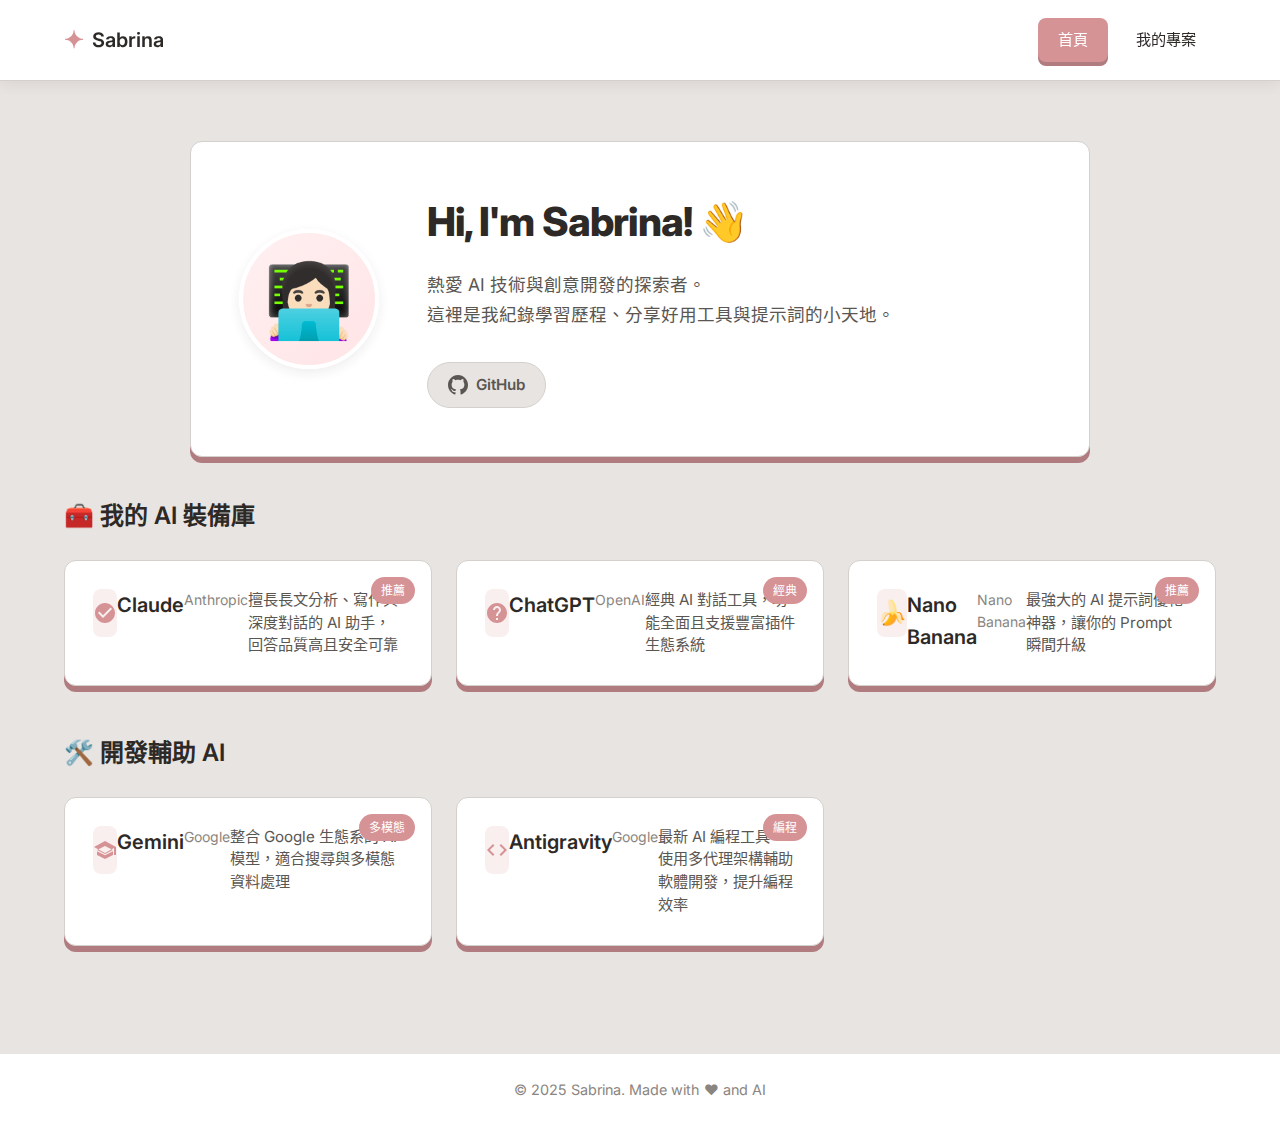
<file: index.html>
<!DOCTYPE html>
<html lang="zh-TW">

<head>
    <meta charset="UTF-8">
    <meta name="viewport" content="width=device-width, initial-scale=1.0">
    <meta name="description" content="Sabrina 的個人網站 - AI 工具推薦與作品展示">
    <title>Sabrina's Portal | AI 工具 & 作品集</title>
    <link rel="preconnect" href="https://fonts.googleapis.com">
    <link rel="preconnect" href="https://fonts.gstatic.com" crossorigin>
    <link href="https://fonts.googleapis.com/css2?family=Inter:wght@300;400;500;600;700&display=swap" rel="stylesheet">
    <link rel="stylesheet" href="styles.css">
</head>

<body>
    <header class="header">
        <div class="container">
            <a href="index.html" class="logo" style="text-decoration: none; color: inherit;">
                <span class="logo-icon">✦</span>
                <span class="logo-text">Sabrina</span>
            </a>
            <nav class="nav">
                <a href="index.html" class="nav-link active">首頁</a>
                <a href="works.html" class="nav-link">我的專案</a>
            </nav>
        </div>
    </header>

    <main class="main">
        <section class="profile-section">
            <div class="container">
                <div class="profile-card">
                    <div class="profile-avatar">
                        <span class="avatar-emoji">👩🏻‍💻</span>
                    </div>
                    <div class="profile-content">
                        <h1 class="profile-name">Hi, I'm Sabrina! 👋</h1>
                        <p class="profile-bio">
                            熱愛 AI 技術與創意開發的探索者。<br>
                            這裡是我紀錄學習歷程、分享好用工具與提示詞的小天地。
                        </p>
                        <div class="social-links">
                            <a href="https://github.com/a120220ms25" target="_blank" class="social-link">
                                <svg width="20" height="20" viewBox="0 0 24 24" fill="currentColor">
                                    <path
                                        d="M12 0c-6.626 0-12 5.373-12 12 0 5.302 3.438 9.8 8.207 11.387.599.111.793-.261.793-.577v-2.234c-3.338.726-4.033-1.416-4.033-1.416-.546-1.387-1.333-1.756-1.333-1.756-1.089-.745.083-.729.083-.729 1.205.084 1.839 1.237 1.839 1.237 1.07 1.834 2.807 1.304 3.492.997.107-.775.418-1.305.762-1.604-2.665-.305-5.467-1.334-5.467-5.931 0-1.311.469-2.381 1.236-3.221-.124-.303-.535-1.524.117-3.176 0 0 1.008-.322 3.301 1.23.957-.266 1.983-.399 3.003-.404 1.02.005 2.047.138 3.006.404 2.291-1.552 3.297-1.23 3.297-1.23.653 1.653.242 2.874.118 3.176.77.84 1.235 1.911 1.235 3.221 0 4.609-2.807 5.624-5.479 5.921.43.372.823 1.102.823 2.222v3.293c0 .319.192.694.801.576 4.765-1.589 8.199-6.086 8.199-11.386 0-6.627-5.373-12-12-12z" />
                                </svg>
                                GitHub
                            </a>
                            <!-- 可以再加其他連結 -->
                        </div>
                    </div>
                </div>
            </div>
        </section>

        <section class="tools-section">
            <div class="container">
                <h2 class="section-title">🧰 我的 AI 裝備庫</h2>
                <div class="tools-grid">
                    <a href="https://claude.ai" target="_blank" rel="noopener" class="tool-card">
                        <div class="tool-icon">
                            <svg viewBox="0 0 24 24" fill="currentColor">
                                <path
                                    d="M12 2C6.48 2 2 6.48 2 12s4.48 10 10 10 10-4.48 10-10S17.52 2 12 2zm-2 15l-5-5 1.41-1.41L10 14.17l7.59-7.59L19 8l-9 9z" />
                            </svg>
                        </div>
                        <h3 class="tool-name">Claude</h3>
                        <p class="tool-company">Anthropic</p>
                        <p class="tool-desc">擅長長文分析、寫作與深度對話的 AI 助手，回答品質高且安全可靠</p>
                        <span class="tool-badge">推薦</span>
                    </a>

                    <a href="https://chat.openai.com" target="_blank" rel="noopener" class="tool-card">
                        <div class="tool-icon">
                            <svg viewBox="0 0 24 24" fill="currentColor">
                                <path
                                    d="M12 2C6.48 2 2 6.48 2 12s4.48 10 10 10 10-4.48 10-10S17.52 2 12 2zm1 17h-2v-2h2v2zm2.07-7.75l-.9.92C13.45 12.9 13 13.5 13 15h-2v-.5c0-1.1.45-2.1 1.17-2.83l1.24-1.26c.37-.36.59-.86.59-1.41 0-1.1-.9-2-2-2s-2 .9-2 2H8c0-2.21 1.79-4 4-4s4 1.79 4 4c0 .88-.36 1.68-.93 2.25z" />
                            </svg>
                        </div>
                        <h3 class="tool-name">ChatGPT</h3>
                        <p class="tool-company">OpenAI</p>
                        <p class="tool-desc">經典 AI 對話工具，功能全面且支援豐富插件生態系統</p>
                        <span class="tool-badge">經典</span>
                    </a>

                    <a href="https://nanobanana.ai/i/sabrina20" target="_blank" rel="noopener" class="tool-card">
                        <div class="tool-icon">
                            <span style="font-size: 24px;">🍌</span>
                        </div>
                        <h3 class="tool-name">Nano Banana</h3>
                        <p class="tool-company">Nano Banana</p>
                        <p class="tool-desc">最強大的 AI 提示詞優化神器，讓你的 Prompt 瞬間升級</p>
                        <span class="tool-badge">推薦</span>
                    </a>
                </div>

                <h2 class="section-title">🛠️ 開發輔助 AI</h2>
                <div class="tools-grid">
                    <a href="https://gemini.google.com" target="_blank" rel="noopener" class="tool-card">
                        <div class="tool-icon">
                            <svg viewBox="0 0 24 24" fill="currentColor">
                                <path
                                    d="M12 3L1 9l11 6 9-4.91V17h2V9L12 3zm0 13.01L4.07 12 12 8l7.93 4-7.93 4.01zM4 13.34V17l8 4 8-4v-3.66l-8 4-8-4z" />
                            </svg>
                        </div>
                        <h3 class="tool-name">Gemini</h3>
                        <p class="tool-company">Google</p>
                        <p class="tool-desc">整合 Google 生態系的 AI 模型，適合搜尋與多模態資料處理</p>
                        <span class="tool-badge">多模態</span>
                    </a>

                    <a href="https://idx.google.com" target="_blank" rel="noopener" class="tool-card">
                        <div class="tool-icon">
                            <svg viewBox="0 0 24 24" fill="currentColor">
                                <path
                                    d="M9.4 16.6L4.8 12l4.6-4.6L8 6l-6 6 6 6 1.4-1.4zm5.2 0l4.6-4.6-4.6-4.6L16 6l6 6-6 6-1.4-1.4z" />
                            </svg>
                        </div>
                        <h3 class="tool-name">Antigravity</h3>
                        <p class="tool-company">Google</p>
                        <p class="tool-desc">最新 AI 編程工具，使用多代理架構輔助軟體開發，提升編程效率</p>
                        <span class="tool-badge">編程</span>
                    </a>
                </div>
            </div>
        </section>
    </main>

    <footer class="footer">
        <div class="container">
            <p>© 2025 Sabrina. Made with ♥ and AI</p>
        </div>
    </footer>
</body>

</html>
</file>
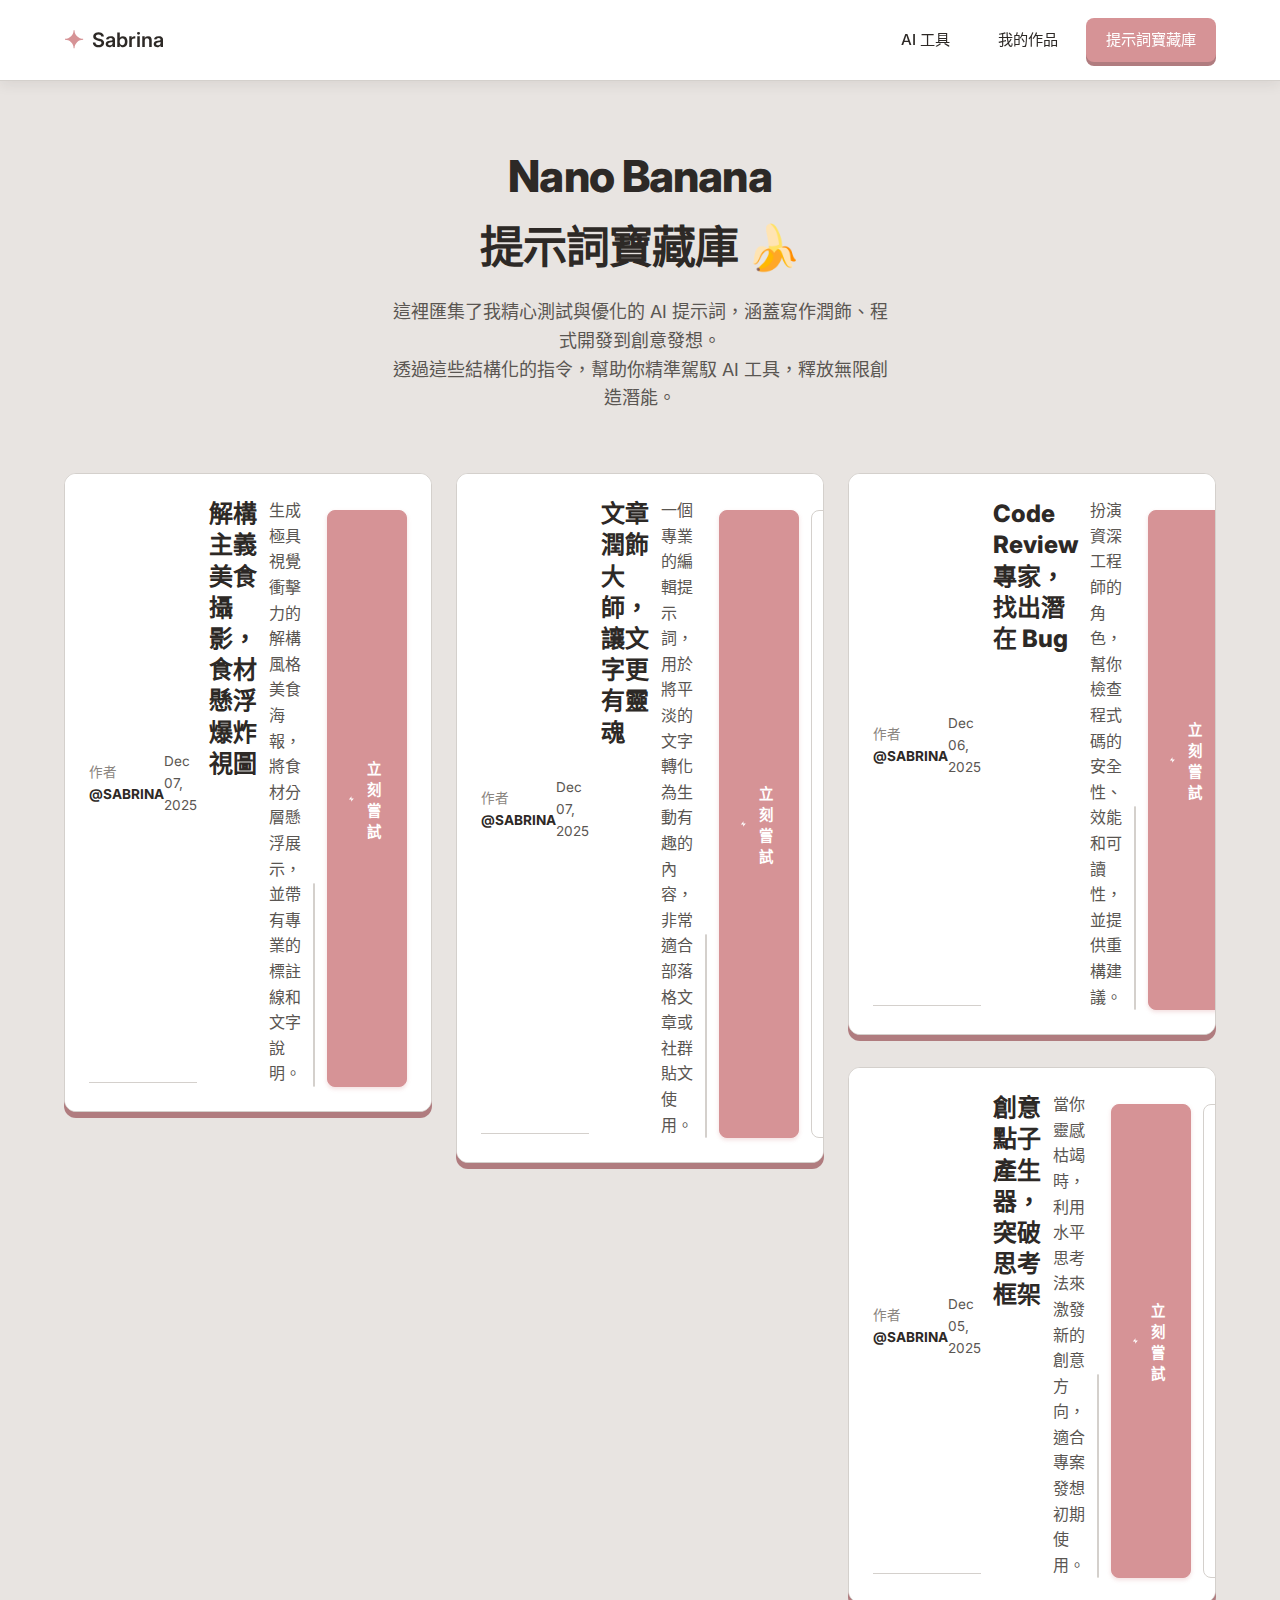
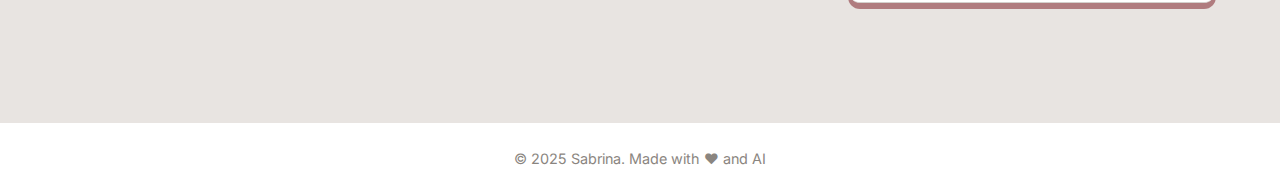
<file: prompts.html>
<!DOCTYPE html>
<html lang="zh-TW">

<head>
    <meta charset="UTF-8">
    <meta name="viewport" content="width=device-width, initial-scale=1.0">
    <meta name="description" content="Nano Banana 提示詞寶藏庫 - Sabrina 的 AI 提示詞收藏">
    <title>Nano Banana 提示詞寶藏庫 | Sabrina's Portal</title>
    <link rel="preconnect" href="https://fonts.googleapis.com">
    <link rel="preconnect" href="https://fonts.gstatic.com" crossorigin>
    <link href="https://fonts.googleapis.com/css2?family=Inter:wght@300;400;500;600;700;800&display=swap"
        rel="stylesheet">
    <link rel="stylesheet" href="styles.css">
</head>

<body>
    <header class="header">
        <div class="container">
            <div class="logo">
                <span class="logo-icon">✦</span>
                <span class="logo-text">Sabrina</span>
            </div>
            <nav class="nav">
                <a href="index.html" class="nav-link">AI 工具</a>
                <a href="works.html" class="nav-link">我的作品</a>
                <a href="prompts.html" class="nav-link active">提示詞寶藏庫</a>
            </nav>
        </div>
    </header>

    <main class="main">
        <section class="hero">
            <div class="container">
                <h1 class="hero-title">Nano Banana<br>提示詞寶藏庫 🍌</h1>
                <p class="hero-subtitle">
                    這裡匯集了我精心測試與優化的 AI 提示詞，涵蓋寫作潤飾、程式開發到創意發想。<br>
                    透過這些結構化的指令，幫助你精準駕馭 AI 工具，釋放無限創造潛能。
                </p>
            </div>
        </section>

        <section class="prompts-section">
            <div class="container">
                <div class="prompts-grid">

                    <!-- 卡片: 解構主義美食 -->
                    <div class="prompt-card">
                        <div class="prompt-preview">
                            <img src="ramen_deconstructed.jpg" alt="Deconstructed Ramen">
                        </div>
                        <div class="card-body">
                            <div class="card-meta">
                                <span class="author-info">作者 <span class="author-name">@SABRINA</span></span>
                                <span class="post-date">Dec 07, 2025</span>
                            </div>

                            <h3 class="prompt-title">解構主義美食攝影，食材懸浮爆炸視圖</h3>

                            <p class="prompt-desc">
                                生成極具視覺衝擊力的解構風格美食海報，將食材分層懸浮展示，並帶有專業的標註線和文字說明。
                            </p>

                            <div class="code-block">
                                <div class="code-header">
                                    <span>提示詞</span>
                                </div>
                                <div class="code-content">
                                    一張垂直的、解構主義的商業美食照片，主角是[填入食物名稱]。完成品位於底部。在它上方，其食材在半空中以分離的、爆炸的方式分層懸浮，食材包括[填入主要食材列表]。純黑背景。戲劇性的電影攝影棚光線，邊緣光強調紋理。蒸汽升騰，動態飛濺，飛舞的香料顆粒。超寫實，8K解析度，高度精細，烹飪藝術風格。加上帶有引導線的白色文字標籤。
                                    pointing to each ingredient: 指向每一個食材。 infographic style: 資訊圖表風格。 annotated: 有註釋的。
                                </div>
                            </div>

                            <div class="card-actions">
                                <button class="action-btn btn-primary" onclick="copyPrompt(this)">
                                    <svg width="16" height="16" viewBox="0 0 24 24" fill="currentColor">
                                        <path d="M13 2L3 14h9l-1 8 10-12h-9l1-8z" />
                                    </svg>
                                    <span>立刻嘗試</span>
                                </button>
                            </div>
                        </div>
                    </div>

                    <!-- 卡片 1: 文章潤飾 -->
                    <div class="prompt-card">
                        <div class="prompt-preview">
                            <span class="preview-placeholder">✍️</span>
                        </div>
                        <div class="card-body">
                            <div class="card-meta">
                                <span class="author-info">作者 <span class="author-name">@SABRINA</span></span>
                                <span class="post-date">Dec 07, 2025</span>
                            </div>

                            <h3 class="prompt-title">文章潤飾大師，讓文字更有靈魂</h3>

                            <p class="prompt-desc">
                                一個專業的編輯提示詞，用於將平淡的文字轉化為生動有趣的內容，非常適合部落格文章或社群貼文使用。
                            </p>

                            <div class="code-block">
                                <div class="code-header">
                                    <span>提示詞</span>
                                    <span class="lang-tag">中文</span>
                                </div>
                                <div class="code-content">
                                    你是一位專業的文字編輯，請幫我潤飾以下這段文字，使其語氣更[活潑/專業/感性]，並優化段落結構，讓閱讀體驗更流暢。請保持原意，但增加一些修辭技巧。</div>
                            </div>

                            <div class="card-actions">
                                <button class="action-btn btn-primary" onclick="copyPrompt(this)">
                                    <svg width="16" height="16" viewBox="0 0 24 24" fill="currentColor">
                                        <path d="M13 2L3 14h9l-1 8 10-12h-9l1-8z" />
                                    </svg>
                                    <span>立刻嘗試</span>
                                </button>
                                <button class="action-btn btn-icon">
                                    <svg width="20" height="20" viewBox="0 0 24 24" fill="none" stroke="currentColor"
                                        stroke-width="2">
                                        <path d="M4 12v8a2 2 0 0 0 2 2h12a2 2 0 0 0 2-2v-8" />
                                        <polyline points="16 6 12 2 8 6" />
                                        <line x1="12" y1="2" x2="12" y2="15" />
                                    </svg>
                                </button>
                                <button class="action-btn btn-icon">
                                    <svg width="20" height="20" viewBox="0 0 24 24" fill="none" stroke="currentColor"
                                        stroke-width="2">
                                        <path d="M19 21l-7-5-7 5V5a2 2 0 0 1 2-2h10a2 2 0 0 1 2 2z" />
                                    </svg>
                                </button>
                            </div>
                        </div>
                    </div>

                    <!-- 卡片 2: Code Review -->
                    <div class="prompt-card">
                        <div class="prompt-preview">
                            <span class="preview-placeholder">💻</span>
                        </div>
                        <div class="card-body">
                            <div class="card-meta">
                                <span class="author-info">作者 <span class="author-name">@SABRINA</span></span>
                                <span class="post-date">Dec 06, 2025</span>
                            </div>

                            <h3 class="prompt-title">Code Review 專家，找出潛在 Bug</h3>

                            <p class="prompt-desc">
                                扮演資深工程師的角色，幫你檢查程式碼的安全性、效能和可讀性，並提供重構建議。
                            </p>

                            <div class="code-block">
                                <div class="code-header">
                                    <span>提示詞</span>
                                    <span class="lang-tag">中文</span>
                                </div>
                                <div class="code-content">請擔任資深軟體工程師，幫我 Review
                                    以下這段程式碼。請指出潛在的效能問題、安全性漏洞，以及可以重構優化的地方。請提供具體的修改建議和範例代碼。</div>
                            </div>

                            <div class="card-actions">
                                <button class="action-btn btn-primary" onclick="copyPrompt(this)">
                                    <svg width="16" height="16" viewBox="0 0 24 24" fill="currentColor">
                                        <path d="M13 2L3 14h9l-1 8 10-12h-9l1-8z" />
                                    </svg>
                                    <span>立刻嘗試</span>
                                </button>
                                <button class="action-btn btn-icon">
                                    <svg width="20" height="20" viewBox="0 0 24 24" fill="none" stroke="currentColor"
                                        stroke-width="2">
                                        <path d="M4 12v8a2 2 0 0 0 2 2h12a2 2 0 0 0 2-2v-8" />
                                        <polyline points="16 6 12 2 8 6" />
                                        <line x1="12" y1="2" x2="12" y2="15" />
                                    </svg>
                                </button>
                                <button class="action-btn btn-icon">
                                    <svg width="20" height="20" viewBox="0 0 24 24" fill="none" stroke="currentColor"
                                        stroke-width="2">
                                        <path d="M19 21l-7-5-7 5V5a2 2 0 0 1 2-2h10a2 2 0 0 1 2 2z" />
                                    </svg>
                                </button>
                            </div>
                        </div>
                    </div>

                    <!-- 卡片 3: 創意發想 -->
                    <div class="prompt-card">
                        <div class="prompt-preview">
                            <span class="preview-placeholder">💡</span>
                        </div>
                        <div class="card-body">
                            <div class="card-meta">
                                <span class="author-info">作者 <span class="author-name">@SABRINA</span></span>
                                <span class="post-date">Dec 05, 2025</span>
                            </div>

                            <h3 class="prompt-title">創意點子產生器，突破思考框架</h3>

                            <p class="prompt-desc">
                                當你靈感枯竭時，利用水平思考法來激發新的創意方向，適合專案發想初期使用。
                            </p>

                            <div class="code-block">
                                <div class="code-header">
                                    <span>提示詞</span>
                                    <span class="lang-tag">中文</span>
                                </div>
                                <div class="code-content">我正在進行一個關於[主題]的專案，請運用水平思考法，提供 10
                                    個突破框架的創意點子，每個點子都要包含具體的執行方向和預期效益。</div>
                            </div>

                            <div class="card-actions">
                                <button class="action-btn btn-primary" onclick="copyPrompt(this)">
                                    <svg width="16" height="16" viewBox="0 0 24 24" fill="currentColor">
                                        <path d="M13 2L3 14h9l-1 8 10-12h-9l1-8z" />
                                    </svg>
                                    <span>立刻嘗試</span>
                                </button>
                                <button class="action-btn btn-icon">
                                    <svg width="20" height="20" viewBox="0 0 24 24" fill="none" stroke="currentColor"
                                        stroke-width="2">
                                        <path d="M4 12v8a2 2 0 0 0 2 2h12a2 2 0 0 0 2-2v-8" />
                                        <polyline points="16 6 12 2 8 6" />
                                        <line x1="12" y1="2" x2="12" y2="15" />
                                    </svg>
                                </button>
                                <button class="action-btn btn-icon">
                                    <svg width="20" height="20" viewBox="0 0 24 24" fill="none" stroke="currentColor"
                                        stroke-width="2">
                                        <path d="M19 21l-7-5-7 5V5a2 2 0 0 1 2-2h10a2 2 0 0 1 2 2z" />
                                    </svg>
                                </button>
                            </div>
                        </div>
                    </div>

                </div>
            </div>
        </section>
    </main>

    <footer class="footer">
        <div class="container">
            <p>© 2025 Sabrina. Made with ♥ and AI</p>
        </div>
    </footer>

    <script>
        function copyPrompt(btn) {
            // 找到按鈕所在的卡片
            const card = btn.closest('.prompt-card');
            // 找到卡片內的提示詞內容
            const content = card.querySelector('.code-content').innerText;

            navigator.clipboard.writeText(content).then(() => {
                const span = btn.querySelector('span');
                const originalText = span.innerText;

                span.innerText = '✅ 已複製！';
                btn.style.backgroundColor = 'var(--accent-color)';
                btn.style.borderColor = 'var(--accent-color)';

                setTimeout(() => {
                    span.innerText = originalText;
                    btn.style.backgroundColor = '';
                    btn.style.borderColor = '';
                }, 2000);
            });
        }
    </script>
</body>

</html>
</file>
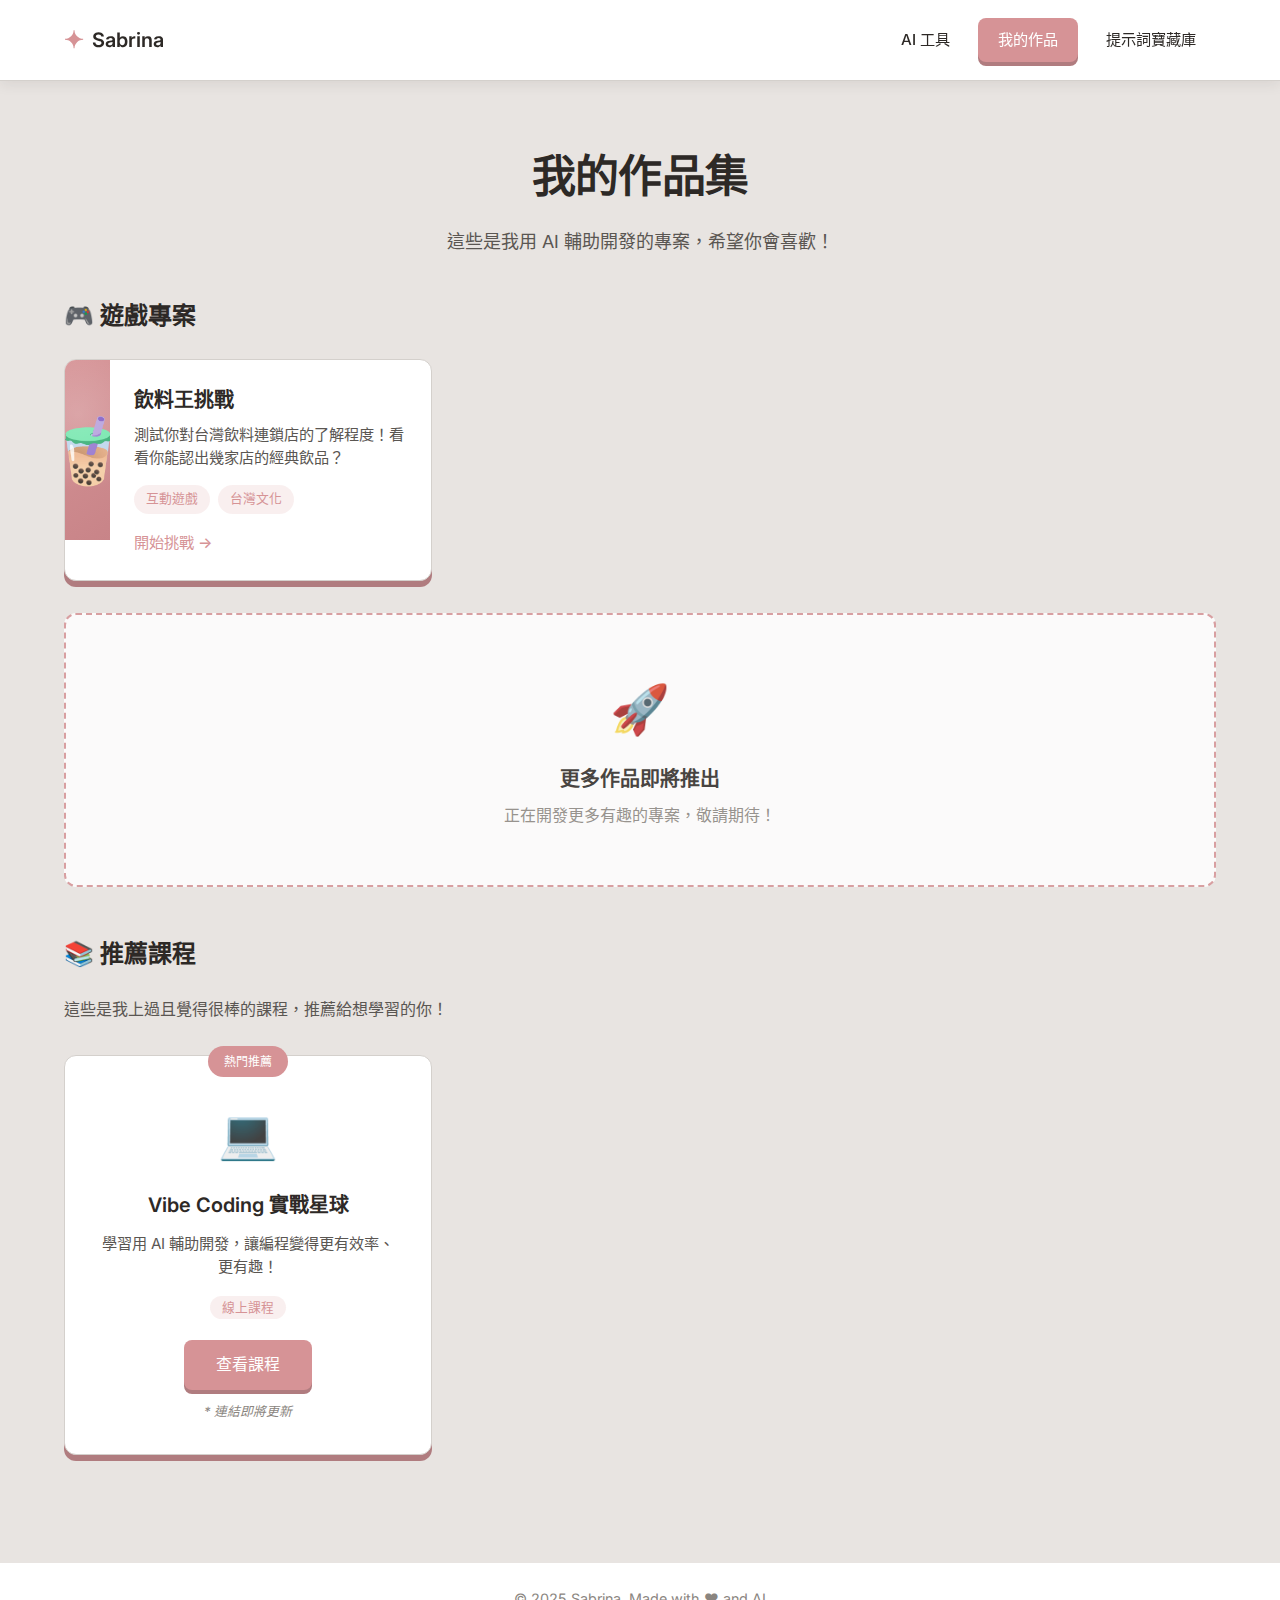
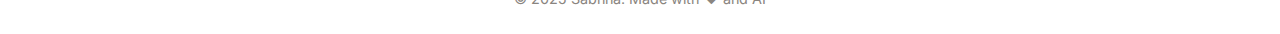
<file: works.html>
<!DOCTYPE html>
<html lang="zh-TW">

<head>
    <meta charset="UTF-8">
    <meta name="viewport" content="width=device-width, initial-scale=1.0">
    <meta name="description" content="Sabrina 的作品展示 - 我的專案與課程推薦">
    <title>我的作品 | Sabrina's Portal</title>
    <link rel="preconnect" href="https://fonts.googleapis.com">
    <link rel="preconnect" href="https://fonts.gstatic.com" crossorigin>
    <link href="https://fonts.googleapis.com/css2?family=Inter:wght@300;400;500;600;700&display=swap" rel="stylesheet">
    <link rel="stylesheet" href="styles.css">
</head>

<body>
    <header class="header">
        <div class="container">
            <div class="logo">
                <span class="logo-icon">✦</span>
                <span class="logo-text">Sabrina</span>
            </div>
            <nav class="nav">
                <a href="index.html" class="nav-link">AI 工具</a>
                <a href="works.html" class="nav-link active">我的作品</a>
                <a href="prompts.html" class="nav-link">提示詞寶藏庫</a>
            </nav>
        </div>
    </header>

    <main class="main">
        <section class="hero">
            <div class="container">
                <h1 class="hero-title">我的作品集</h1>
                <p class="hero-subtitle">這些是我用 AI 輔助開發的專案，希望你會喜歡！</p>
            </div>
        </section>

        <section class="works-section">
            <div class="container">
                <h2 class="section-title">🎮 遊戲專案</h2>
                <div class="works-grid">
                    <a href="https://a120220ms25.github.io/Drink-King-Challenge/" target="_blank" rel="noopener"
                        class="work-card">
                        <div class="work-preview">
                            <div class="work-emoji">🧋</div>
                        </div>
                        <div class="work-content">
                            <h3 class="work-title">飲料王挑戰</h3>
                            <p class="work-desc">測試你對台灣飲料連鎖店的了解程度！看看你能認出幾家店的經典飲品？</p>
                            <div class="work-tags">
                                <span class="work-tag">互動遊戲</span>
                                <span class="work-tag">台灣文化</span>
                            </div>
                            <span class="work-cta">開始挑戰 →</span>
                        </div>
                    </a>
                </div>

                <div class="coming-soon-card">
                    <div class="coming-soon-icon">🚀</div>
                    <h3>更多作品即將推出</h3>
                    <p>正在開發更多有趣的專案，敬請期待！</p>
                </div>
            </div>
        </section>

        <section class="courses-section">
            <div class="container">
                <h2 class="section-title">📚 推薦課程</h2>
                <p class="section-desc">這些是我上過且覺得很棒的課程，推薦給想學習的你！</p>

                <div class="courses-grid">
                    <div class="course-card">
                        <div class="course-badge">熱門推薦</div>
                        <div class="course-icon">💻</div>
                        <h3 class="course-title">Vibe Coding 實戰星球</h3>
                        <p class="course-desc">學習用 AI 輔助開發，讓編程變得更有效率、更有趣！</p>
                        <div class="course-info">
                            <span class="course-platform">線上課程</span>
                        </div>
                        <a href="#" class="course-btn" id="vibe-coding-link">
                            查看課程
                        </a>
                        <p class="course-note">* 連結即將更新</p>
                    </div>
                </div>


            </div>
        </section>
    </main>

    <footer class="footer">
        <div class="container">
            <p>© 2025 Sabrina. Made with ♥ and AI</p>
        </div>
    </footer>
</body>

</html>
</file>
<file: styles.css>
/* ===================================
   V16 簡約品牌色風格 - CSS Variables
   =================================== */
:root {
    --bg-canvas: #E8E4E1;
    --bg-subtle: #F5F3F1;
    --panel-color: #FFFFFF;
    --text-dark: #2D2926;
    --accent-color: #D69396;
    --accent-hover: #C88488;
    --accent-light: rgba(214, 147, 150, 0.12);
    --shadow-color: #B07C7F;
    --font-style: 'Inter', sans-serif;
    --border-radius: 8px;
    --border-radius-lg: 12px;

    /* 額外輔助色 */
    --text-light: #5A5652;
    --text-muted: #8A8580;
    --border-color: #D4D0CC;

    /* 增強陰影 */
    --shadow-sm: 0 2px 4px rgba(45, 41, 38, 0.06);
    --shadow-md: 0 4px 12px rgba(45, 41, 38, 0.08);
    --shadow-lg: 0 8px 24px rgba(45, 41, 38, 0.12);
    --shadow-card: 0 6px 0 var(--shadow-color);
}

/* ===================================
   Reset & Base Styles
   =================================== */
*,
*::before,
*::after {
    margin: 0;
    padding: 0;
    box-sizing: border-box;
}

html {
    scroll-behavior: smooth;
}

body {
    font-family: var(--font-style);
    background-color: var(--bg-canvas);
    color: var(--text-dark);
    line-height: 1.6;
    min-height: 100vh;
}

a {
    text-decoration: none;
    color: inherit;
    transition: all 0.2s ease;
}

/* ===================================
   Layout
   =================================== */
.container {
    max-width: 1200px;
    margin: 0 auto;
    padding: 0 24px;
}

.main {
    min-height: calc(100vh - 180px);
    padding-bottom: 60px;
}

/* ===================================
   Header
   =================================== */
.header {
    background-color: var(--panel-color);
    padding: 18px 0;
    position: sticky;
    top: 0;
    z-index: 100;
    box-shadow: var(--shadow-md);
    border-bottom: 1px solid var(--border-color);
}

.header .container {
    display: flex;
    justify-content: space-between;
    align-items: center;
}

.logo {
    display: flex;
    align-items: center;
    gap: 8px;
    font-weight: 600;
    font-size: 1.25rem;
}

.logo-icon {
    color: var(--accent-color);
    font-size: 1.5rem;
}

.logo-icon-img {
    width: 28px;
    height: 28px;
}

.nav {
    display: flex;
    gap: 8px;
}

.nav-link {
    padding: 10px 20px;
    border-radius: var(--border-radius);
    font-weight: 500;
    font-size: 0.95rem;
    color: var(--text-dark);
    transition: all 0.2s ease;
}

.nav-link:hover {
    background-color: rgba(214, 147, 150, 0.1);
    color: var(--accent-color);
}

.nav-link.active {
    background-color: var(--accent-color);
    color: white;
    box-shadow: 0 4px 0 var(--shadow-color);
}

.nav-link.active:hover {
    transform: translateY(-1px);
    background-color: var(--accent-hover);
}

/* ===================================
   Hero Section
   =================================== */
.hero {
    padding: 60px 0 40px;
    text-align: center;
}

.hero-title {
    font-size: 2.75rem;
    font-weight: 800;
    margin-bottom: 16px;
    color: var(--text-dark);
    letter-spacing: -0.02em;
}

.hero-subtitle {
    font-size: 1.125rem;
    color: var(--text-light);
    max-width: 500px;
    margin: 0 auto;
}

/* ===================================
   Profile Section (首頁個人簡介)
   =================================== */
/* ===================================
   Profile Section (首頁個人簡介)
   =================================== */
.profile-section {
    padding: 60px 0 40px;
}

.profile-card {
    background-color: var(--panel-color);
    border: 1px solid var(--border-color);
    border-radius: var(--border-radius-lg);
    padding: 48px;
    display: flex;
    align-items: center;
    gap: 48px;
    box-shadow: var(--shadow-card);
    max-width: 900px;
    margin: 0 auto;
    transition: all 0.25s cubic-bezier(0.4, 0, 0.2, 1);
}

.profile-card:hover {
    transform: translateY(-3px);
    box-shadow: 0 8px 0 var(--shadow-color), var(--shadow-lg);
}

.profile-card:active {
    transform: translateY(4px);
    box-shadow: 0 0 0 var(--shadow-color);
}

.profile-avatar {
    width: 140px;
    height: 140px;
    background: linear-gradient(135deg, #fff0f1 0%, #ffe4e6 100%);
    border-radius: 50%;
    border: 4px solid #fff;
    box-shadow: var(--shadow-md);
    display: flex;
    align-items: center;
    justify-content: center;
    flex-shrink: 0;
}

.avatar-emoji {
    font-size: 4.5rem;
}

.profile-content {
    flex-grow: 1;
}

.profile-name {
    font-size: 2.5rem;
    font-weight: 800;
    margin-bottom: 16px;
    color: var(--text-dark);
    letter-spacing: -0.02em;
}

.profile-bio {
    font-size: 1.1rem;
    color: var(--text-light);
    line-height: 1.7;
    margin-bottom: 32px;
}

.social-links {
    display: flex;
    gap: 16px;
}

.social-link {
    display: flex;
    align-items: center;
    gap: 8px;
    padding: 10px 20px;
    background-color: var(--bg-canvas);
    border: 1px solid var(--border-color);
    border-radius: 100px;
    font-weight: 600;
    font-size: 0.95rem;
    color: var(--text-light);
    transition: all 0.2s ease;
}

.social-link:hover {
    background-color: var(--accent-color);
    color: white;
    border-color: var(--accent-color);
    transform: translateY(-2px);
    box-shadow: var(--shadow-md);
}

@media (max-width: 768px) {
    .profile-card {
        
        text-align: center;
        padding: 32px 24px;
        gap: 24px;
    }

    .social-links {
        justify-content: center;
    }
}

/* ===================================
   Section Styles
   =================================== */
.section-title {
    font-size: 1.5rem;
    font-weight: 600;
    margin-bottom: 24px;
    color: var(--text-dark);
}

.section-desc {
    color: var(--text-light);
    margin-bottom: 32px;
    font-size: 1rem;
}

.tools-section,
.works-section,
.courses-section {
    margin-bottom: 48px;
}

/* ===================================
   Tools Grid (AI 工具頁面)
   =================================== */
.tools-grid {
    display: grid;
    grid-template-columns: repeat(auto-fill, minmax(280px, 1fr));
    gap: 24px;
    margin-bottom: 48px;
}

.tool-card {
    background-color: var(--panel-color);
    border-radius: var(--border-radius-lg);
    padding: 28px;
    display: flex;
    
    position: relative;
    box-shadow: var(--shadow-card);
    border: 1px solid var(--border-color);
    transition: all 0.25s cubic-bezier(0.4, 0, 0.2, 1);
}

.tool-card:hover {
    transform: translateY(-3px);
    box-shadow: 0 8px 0 var(--shadow-color), var(--shadow-lg);
}

.tool-card:active {
    transform: translateY(4px);
    box-shadow: 0 0 0 var(--shadow-color);
}

.tool-icon {
    width: 48px;
    height: 48px;
    background-color: rgba(214, 147, 150, 0.15);
    border-radius: var(--border-radius);
    display: flex;
    align-items: center;
    justify-content: center;
    margin-bottom: 16px;
    color: var(--accent-color);
}

.tool-icon svg {
    width: 24px;
    height: 24px;
}

.tool-name {
    font-size: 1.25rem;
    font-weight: 600;
    margin-bottom: 4px;
}

.tool-company {
    font-size: 0.875rem;
    color: var(--text-muted);
    margin-bottom: 12px;
}

.tool-desc {
    font-size: 0.95rem;
    color: var(--text-light);
    line-height: 1.5;
    flex-grow: 1;
}

.tool-badge {
    position: absolute;
    top: 16px;
    right: 16px;
    background-color: var(--accent-color);
    color: white;
    font-size: 0.75rem;
    font-weight: 500;
    padding: 4px 10px;
    border-radius: 20px;
}

/* ===================================
   Works Grid (作品頁面)
   =================================== */
.works-grid {
    display: grid;
    grid-template-columns: repeat(auto-fill, minmax(340px, 1fr));
    gap: 24px;
    margin-bottom: 32px;
}

.work-card {
    background-color: var(--panel-color);
    border-radius: var(--border-radius-lg);
    overflow: hidden;
    display: flex;
    
    box-shadow: var(--shadow-card);
    border: 1px solid var(--border-color);
    transition: all 0.25s cubic-bezier(0.4, 0, 0.2, 1);
}

.work-card:hover {
    transform: translateY(-3px);
    box-shadow: 0 8px 0 var(--shadow-color), var(--shadow-lg);
}

.work-card:active {
    transform: translateY(4px);
    box-shadow: 0 0 0 var(--shadow-color);
}

.work-preview {
    background: linear-gradient(145deg, var(--accent-color), var(--accent-hover));
    height: 180px;
    display: flex;
    align-items: center;
    justify-content: center;
    position: relative;
    overflow: hidden;
}

.work-preview::before {
    content: '';
    position: absolute;
    top: 0;
    left: 0;
    right: 0;
    bottom: 0;
    background: radial-gradient(circle at 30% 30%, rgba(255, 255, 255, 0.2), transparent 60%);
}

.work-emoji {
    font-size: 4rem;
}

.work-content {
    padding: 24px;
}

.work-title {
    font-size: 1.25rem;
    font-weight: 600;
    margin-bottom: 8px;
}

.work-desc {
    font-size: 0.95rem;
    color: var(--text-light);
    margin-bottom: 16px;
    line-height: 1.5;
}

.work-tags {
    display: flex;
    gap: 8px;
    margin-bottom: 16px;
    flex-wrap: wrap;
}

.work-tag {
    background-color: rgba(214, 147, 150, 0.15);
    color: var(--accent-color);
    font-size: 0.8rem;
    font-weight: 500;
    padding: 4px 12px;
    border-radius: 20px;
}

.work-cta {
    color: var(--accent-color);
    font-weight: 500;
    font-size: 0.95rem;
}

/* Coming Soon Card */
.coming-soon-card {
    background-color: var(--panel-color);
    border-radius: var(--border-radius-lg);
    padding: 56px;
    text-align: center;
    border: 2px dashed var(--accent-color);
    opacity: 0.85;
}

.coming-soon-icon {
    font-size: 3rem;
    margin-bottom: 16px;
}

.coming-soon-card h3 {
    font-size: 1.25rem;
    margin-bottom: 8px;
    color: var(--text-dark);
}

.coming-soon-card p {
    color: var(--text-muted);
}

/* ===================================
   Courses Grid (課程區塊)
   =================================== */
.courses-grid {
    display: grid;
    grid-template-columns: repeat(auto-fill, minmax(300px, 1fr));
    gap: 24px;
    margin-bottom: 32px;
}

.course-card {
    background-color: var(--panel-color);
    border-radius: var(--border-radius-lg);
    padding: 32px;
    text-align: center;
    position: relative;
    box-shadow: var(--shadow-card);
    border: 1px solid var(--border-color);
}

.course-badge {
    position: absolute;
    top: -10px;
    left: 50%;
    transform: translateX(-50%);
    background-color: var(--accent-color);
    color: white;
    font-size: 0.75rem;
    font-weight: 500;
    padding: 6px 16px;
    border-radius: 20px;
}

.course-icon {
    font-size: 3rem;
    margin-bottom: 16px;
    margin-top: 8px;
}

.course-title {
    font-size: 1.25rem;
    font-weight: 600;
    margin-bottom: 12px;
}

.course-desc {
    font-size: 0.95rem;
    color: var(--text-light);
    margin-bottom: 16px;
    line-height: 1.5;
}

.course-info {
    margin-bottom: 20px;
}

.course-platform {
    background-color: rgba(214, 147, 150, 0.15);
    color: var(--accent-color);
    font-size: 0.8rem;
    font-weight: 500;
    padding: 4px 12px;
    border-radius: 20px;
}

/* ===================================
   Prompts Grid (提示詞頁面 - 橫向版)
   =================================== */
.prompts-section {
    margin-bottom: 60px;
    padding-top: 20px;
}

.prompts-grid {
    column-count: 3;
    /* 電腦版改回兩欄，適合橫式圖片 */
    column-gap: 24px;
    max-width: 1200px;
    margin: 0 auto;
}

.prompt-card-container {
    /* 移除之前的容器樣式 */
    padding-top: 0;
}

.prompt-card {
    background-color: var(--panel-color);
    border: 1px solid var(--border-color);
    border-radius: var(--border-radius-lg);
    display: flex;
    
    /* 改回直向排列 */
    box-shadow: var(--shadow-card);
    transition: all 0.25s cubic-bezier(0.4, 0, 0.2, 1);
    position: relative;
    z-index: 1;
    overflow: hidden;
    break-inside: avoid;
    /* 防止卡片被切斷 */
    margin-bottom: 32px;
    /* 卡片垂直間距 */
}

.prompt-card:hover {
    transform: translateY(-3px);
    box-shadow: 0 8px 0 var(--shadow-color), var(--shadow-lg);
}

.prompt-card:active {
    transform: translateY(4px);
    box-shadow: 0 0 0 var(--shadow-color);
}

/* 移除標籤相關樣式 */
.card-tabs,
.card-tab {
    display: none;
}

/* 卡片內容區 */
.card-body {
    width: 100%;
    /* 寬度填滿 */
    padding: 24px;
    display: flex;
    
    gap: 12px;
    background-color: var(--panel-color);
    position: relative;
    z-index: 2;
}

/* 作者資訊 */
.card-meta {
    display: flex;
    justify-content: space-between;
    align-items: center;
    font-size: 0.85rem;
    color: var(--text-light);
    margin-bottom: 4px;
    border-bottom: 1px solid var(--border-color);
    padding-bottom: 12px;
}

.author-info {
    font-weight: 500;
    color: var(--text-muted);
}

.author-name {
    color: var(--text-dark);
    font-weight: 700;
    text-decoration: none;
    border-bottom: none;
    /* 移除底線 */
}

/* 標題 */
.prompt-title {
    font-size: 1.5rem;
    font-weight: 800;
    line-height: 1.3;
    color: var(--text-dark);
    margin: 0;
}

/* 預覽圖區塊 */
.prompt-preview {
    width: 100%;
    /* 寬度填滿 */
    height: auto;
    /* 高度自動 */
    display: block;
    border-bottom: 1px solid var(--border-color);
    border-right: none;
    margin: 0;
    border-radius: 0;
    overflow: hidden;
    position: relative;
}

.prompt-preview img {
    width: 100%;
    height: auto;
    /* 高度自動，保持比例 */
    display: block;
    object-fit: cover;
}

.prompt-card:hover .prompt-preview img {
    transform: scale(1.05);
}

.preview-placeholder {
    font-size: 5rem;
    opacity: 0.8;
    filter: none;
}

/* 說明文字 */
.prompt-desc {
    font-size: 1rem;
    color: var(--text-light);
    line-height: 1.6;
    margin: 0;
    flex-grow: 1;
    /* 讓說明文字佔據剩餘空間 */
}

/* 提示詞代碼區塊 */
.code-block {
    border: 1px solid var(--border-color);
    border-radius: var(--border-radius);
    overflow: hidden;
    margin-top: auto;
    /* 推到底部 */
    background-color: var(--bg-canvas);
}

.code-header {
    background-color: #f8f9fa;
    color: var(--text-light);
    padding: 10px 16px;
    font-size: 0.8rem;
    font-weight: 600;
    display: flex;
    justify-content: space-between;
    align-items: center;
    border-bottom: 1px solid var(--border-color);
}

.lang-tag {
    background-color: white;
    color: var(--text-muted);
    padding: 2px 8px;
    border-radius: 4px;
    font-size: 0.75rem;
    border: 1px solid var(--border-color);
}

.code-content {
    padding: 12px;
    font-family: 'Menlo', 'Monaco', 'Courier New', monospace;
    font-size: 0.85rem;
    line-height: 1.6;
    white-space: pre-wrap;
    max-height: 120px;
    overflow-y: auto;
    color: var(--text-dark);
    background-color: white;
    text-align: left;
    /* 強制靠左對齊 */
}

/* 底部按鈕區 */
.card-actions {
    display: flex;
    gap: 12px;
    margin-top: 12px;
}

.action-btn {
    border: 1px solid var(--border-color);
    padding: 10px 20px;
    font-weight: 600;
    cursor: pointer;
    transition: all 0.2s ease;
    display: flex;
    align-items: center;
    justify-content: center;
    gap: 8px;
    background-color: white;
    color: var(--text-light);
    border-radius: var(--border-radius);
    font-size: 0.9rem;
}

.btn-primary {
    background-color: var(--accent-color);
    color: white;
    border-color: var(--accent-color);
    flex-grow: 2;
    /* 讓主要按鈕佔據更多空間 */
    box-shadow: 0 2px 4px rgba(214, 147, 150, 0.3);
}

.btn-primary:hover {
    background-color: var(--accent-hover);
    border-color: var(--accent-hover);
    transform: translateY(-1px);
    box-shadow: 0 4px 8px rgba(214, 147, 150, 0.4);
}

.btn-secondary {
    background-color: white;
    color: var(--text-light);
    border-color: var(--border-color);
    flex-grow: 1;
}

.btn-secondary:hover {
    background-color: var(--bg-subtle);
    color: var(--text-dark);
    border-color: var(--text-dark);
}

.btn-icon {
    width: 42px;
    flex-shrink: 0;
    color: var(--text-muted);
}

.btn-icon:hover {
    background-color: var(--bg-subtle);
    color: var(--accent-color);
    border-color: var(--accent-color-alpha);
}

.action-btn:active {
    transform: translateY(1px);
    box-shadow: none;
}

.course-btn {
    display: inline-block;
    background-color: var(--accent-color);
    color: white;
    font-weight: 500;
    padding: 12px 32px;
    border-radius: var(--border-radius);
    box-shadow: 0 4px 0 var(--shadow-color);
    transition: all 0.2s ease;
}

.course-btn:hover {
    transform: translateY(-1px);
    background-color: var(--accent-hover);
}

.course-btn:active {
    transform: translateY(3px);
    box-shadow: 0 0 0 var(--shadow-color);
}

.course-note {
    font-size: 0.8rem;
    color: var(--text-muted);
    margin-top: 12px;
    font-style: italic;
}

/* Affiliate Notice */
.affiliate-notice {
    background-color: var(--panel-color);
    border-radius: var(--border-radius);
    padding: 20px 24px;
    border-left: 4px solid var(--accent-color);
}

.affiliate-notice p {
    font-size: 0.9rem;
    color: var(--text-light);
    line-height: 1.6;
}

/* ===================================
   Footer
   =================================== */
.footer {
    background-color: var(--panel-color);
    padding: 24px 0;
    text-align: center;
    margin-top: auto;
}

.footer p {
    font-size: 0.9rem;
    color: var(--text-muted);
}

/* ===================================
   Responsive Design
   ===================================*/
/* 響應式：平板與手機 */
@media (max-width: 1024px) {
    .prompts-grid {
        column-count: 3;
        /* 平板兩欄 */
    }
}

@media (max-width: 768px) {
    .prompts-grid {
        column-count: 1;
        /* 手機版一欄 */
    }

    .prompt-card {
        margin-bottom: 24px;
    }

    .hero-title {
        font-size: 2rem;
    }

    .hero-subtitle {
        font-size: 1rem;
    }

    .tools-grid {
        grid-template-columns: 1fr;
    }

    .works-grid {
        grid-template-columns: 1fr;
    }

    .courses-grid {
        grid-template-columns: 1fr;
    }

    .nav-link {
        padding: 8px 14px;
        font-size: 0.9rem;
    }
}

@media (max-width: 480px) {
    .header .container {
        
        gap: 16px;
    }

    .hero {
        padding: 40px 0 30px;
    }

    .hero-title {
        font-size: 1.75rem;
    }

    .section-title {
        font-size: 1.25rem;
    }

    .tool-card,
    .course-card {
        padding: 20px;
    }
}
/* Added for profile image support */
.profile-avatar {
    overflow: hidden;
}

.profile-avatar img {
    width: 100%;
    height: 100%;
    object-fit: cover;
}
</file>
